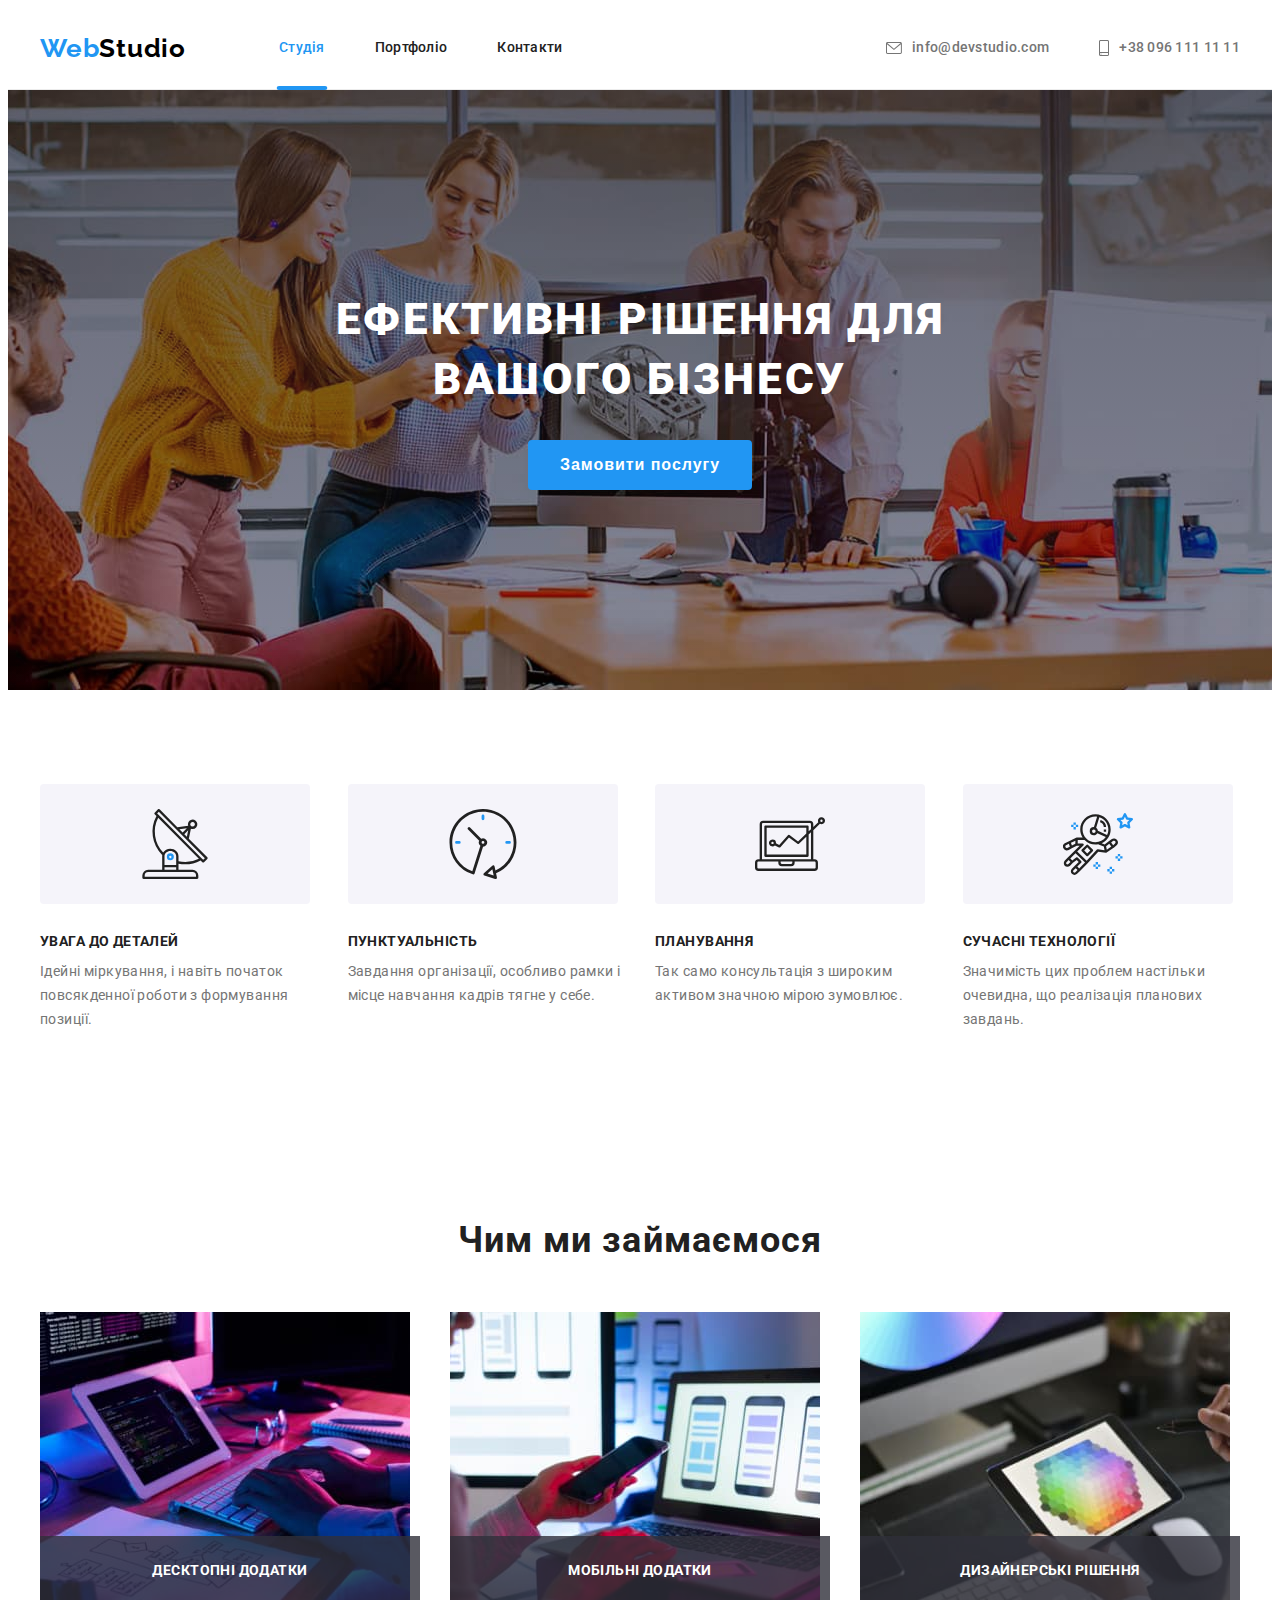
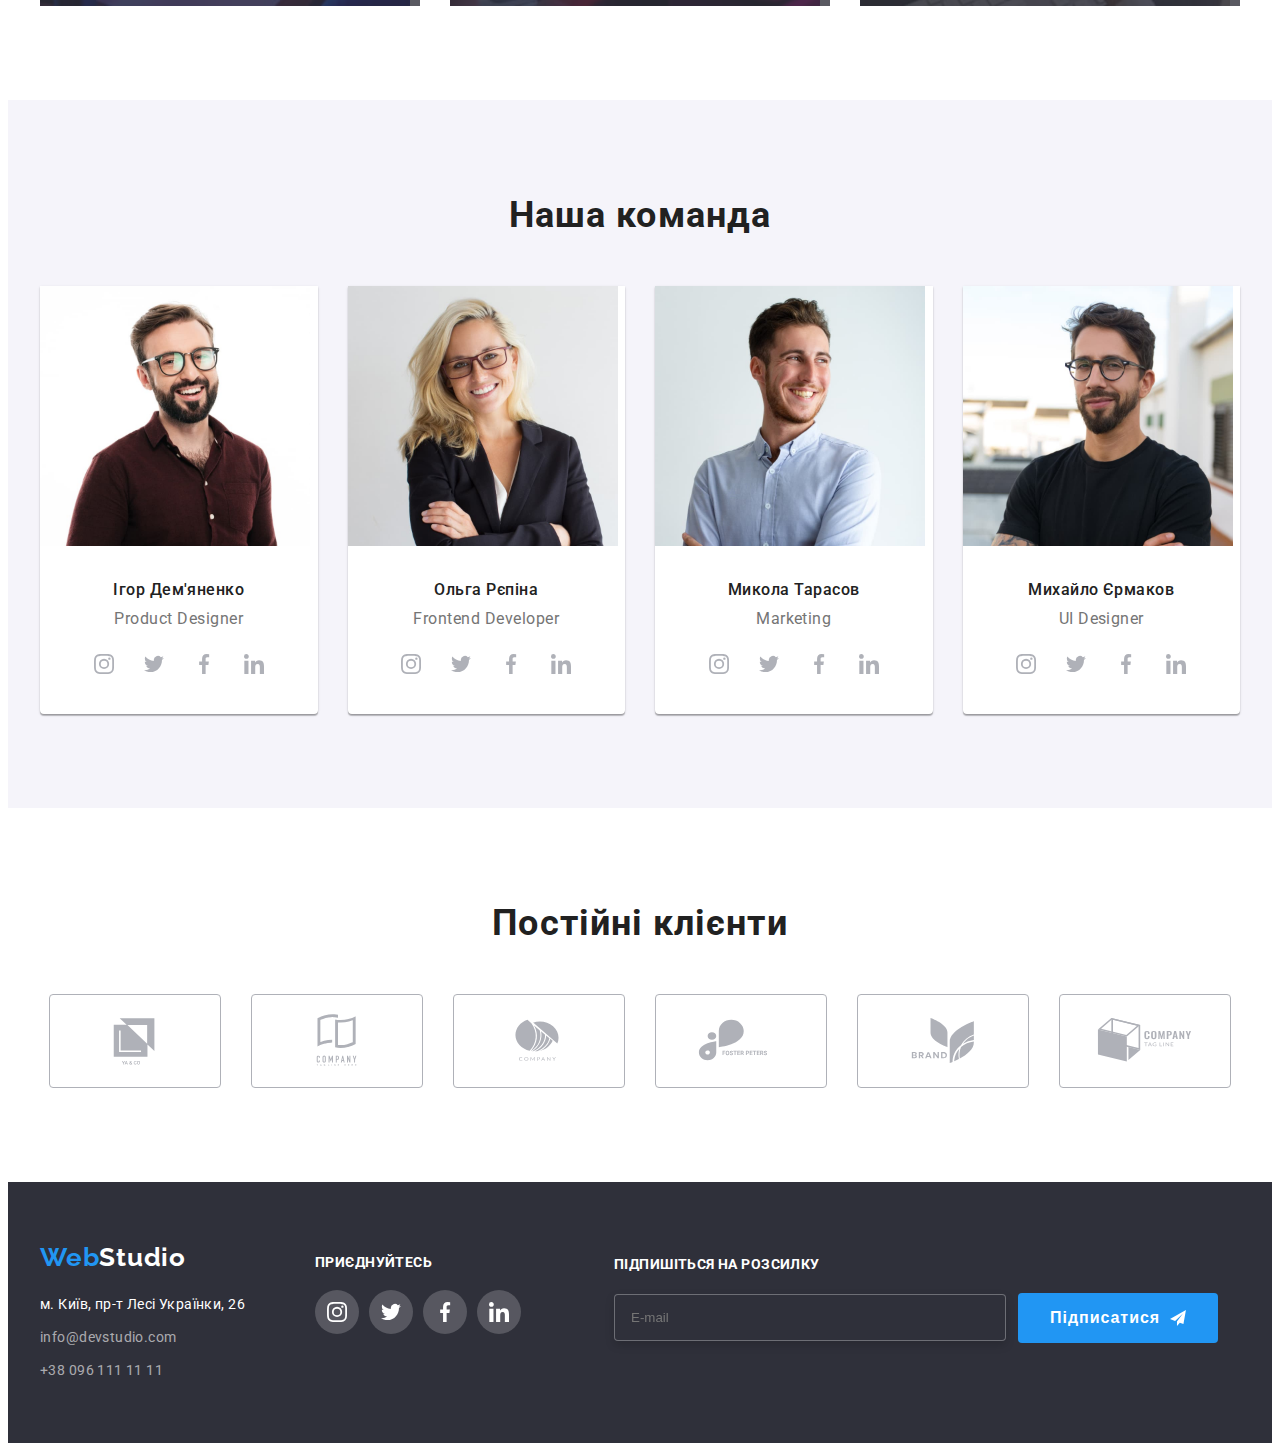
<file: index.html>
<!DOCTYPE html>
<html lang="uk">
  <head>
    <meta charset="UTF-8" />
    <meta http-equiv="X-UA-Compatible" content="IE=edge" />
    <meta name="viewport" content="width=device-width, initial-scale=1.0" />
    <title>Студія</title>
    <link rel="preconnect" href="https://fonts.googleapis.com">
    <link rel="preconnect" href="https://fonts.gstatic.com" crossorigin>
    <link href="https://fonts.googleapis.com/css2?family=Raleway:wght@700&family=Roboto:wght@400;500;700;900&display=swap"
      rel="stylesheet">
      <link rel="stylesheet" href="https://cdnjs.cloudflare.com/ajax/libs/modern-normalize/1.1.0/modern-normalize.min.css"
        integrity="sha512-wpPYUAdjBVSE4KJnH1VR1HeZfpl1ub8YT/NKx4PuQ5NmX2tKuGu6U/JRp5y+Y8XG2tV+wKQpNHVUX03MfMFn9Q=="
        crossorigin="anonymous" referrerpolicy="no-referrer" />
      <!-- <link rel="stylesheet" href="./css/styles.css"> -->
      <link rel="stylesheet" href="./css/main.min.css">
  </head>
  <body>
    <header class="header">
      <div class="container header__container">
        <a href="./index.html" lang="en" class="logo__header links"><span class=" logo__main">Web</span>Studio</a>
        <nav class="navigation">
          <ul class="nav__list">
            <li class="list">
              <a href="./index.html"  class="nav__link links current__studio">Студія</a>
            </li>
            <li class="list">
              <a href="./portfolio.html" class="nav__link links">Портфоліо</a>
            </li>
            <li class="list">
              <a href="#" class="nav__link links">Контакти</a>
            </li>
          </ul>
        </nav>
        <ul class="contacts">
          <li class="contacts__item list"> 
              
              <a href="mailto:info@devstudio.com" class="contacts__links links"><svg class="contacts__icon" width="16" height="12">
                <use href="./images/icons.svg#icon-leter"></use>
              </svg> info@devstudio.com</a>
          </li>
          <li class="contacts__item list">
            
            <a href="tel:+380961111111" class="contacts__links links"><svg class="contacts__icon" width="10" height="16">
              <use href="./images/icons.svg#icon-smartphone"></use>
            </svg> +38 096 111 11 11</a>
          </li>
        </ul>
      </div>
    </header>
    <main class="main">
      <!-- hero -->
      <section class="hero">
        <div class="container hero__container">
          <h1 class="hero__title">Ефективні рішення для вашого бізнесу</h1>
          <button  type="button" class="hero__btn" data-modal-open>Замовити послугу</button>
        </div>
      </section>
      <!-- Особливості -->
      <section class="features section">
        <div class="container features__container">
          <h2 class="features__title visually-hidden ">Особоливості</h2>
          <ul class="features__list">
            <li  class="features__item list">
              <div class="features__icon--bg features__icon--antenna">
                
              </div>
              <h3  class="features__subtitle">УВАГА ДО ДЕТАЛЕЙ</h3>
              <p class="features__text">
                Ідейні міркування, і навіть початок повсякденної роботи з
                формування позиції.
              </p>
            </li>
            <li class="features__item list">
              <div class="features__icon--bg features__icon--clock">
                
              </div>
              <h3 class="features__subtitle">ПУНКТУАЛЬНІСТЬ</h3>
              <p class="features__text">
                Завдання організації, особливо рамки і місце навчання кадрів тягне
                у себе.
              </p>
            </li>
            <li class="features__item list">
              <div class="features__icon--bg features__icon--computer">
                
              </div>
              <h3 class="features__subtitle">ПЛАНУВАННЯ</h3>
              <p class="features__text">
                Так само консультація з широким активом значною мірою зумовлює.
              </p>
            </li>
            <li class="features__item list">
              <div class="features__icon--bg features__icon--astronaut">
                
              </div>
              <h3 class="features__subtitle">СУЧАСНІ ТЕХНОЛОГІЇ</h3>
              <p class="features__text">
                Значимість цих проблем настільки очевидна, що реалізація планових
                завдань.
              </p>
            </li>
          </ul>
        </div>
      </section>
      <!-- Чим займаємось -->
      <section class="jobs section">
        <div class="container jobs__container">
          <h2 class="jobs__title title">Чим ми займаємося</h2>
          <ul class="jobs__list">
            <li class="jobs__item list">
              <img src="./images/code.jpg" width="370" alt="людина набирає код" class="jobs__photo" />
              <h3 class="photo__text">Десктопні додатки</h3>
            </li>
            
            <li class="jobs__item list">
              <img
                src="./images/qa.jpg"
                width="370"
                alt="людина дивиться в ноутбук та телефон"
                class="jobs__photo"
              />
              <h3 class="photo__text">Мобільні додатки</h3>
            </li >
            <li class="jobs__item list">
              <img
                src="./images/design.jpg"
                width="370"
                alt="людина дивиться на планшет на екрані палітра кольорів"
                class="jobs__photo"
              />
              <h3 class="photo__text">Дизайнерські рішення</h3>
            </li>
          </ul>
        </div>
      </section>
      <!-- Команда -->
      <section class="team section">
        <div class="container team__container">
          <h2 class="team__title title">Наша команда</h2>
          <ul class="team__list">
            <li class="team__item list">
              <img
                src="./images/igor-demyanenko.jpg"
                width="270"
                alt="чоловік з бородою в окулярах" class="team__photo"
              />
              <h3 class="team__name">Ігор Дем'яненко</h3>
              <p lang="en" class="team__position">Product Designer</p>
              <ul class="team__soc-media">
                <li class="team-soc__item list">
                  <a href="" class="team-soc__link"><svg class="team-soc__icon" width="20" height="20">
                      <use href="./images/icons.svg#icon-instagram" ></use>
                    </svg>
                  </a>
                </li>
                <li class="team-soc__item list">
                  <a href="" class="team-soc__link"><svg class="team-soc__icon" width="20" height="20">
                      <use href="./images/icons.svg#icon-twitter"></use>
                    </svg>
                  </a>
                </li>
                <li class="team-soc__item list"> 
                  <a href="" class="team-soc__link"><svg class="team-soc__icon" width="20" height="20">
                      <use href="./images/icons.svg#icon-facebook"></use>
                    </svg>
                  </a>
                </li>
                <li class="team-soc__item list">
                  <a href="" class="team-soc__link"><svg class="team-soc__icon" width="20" height="20">
                      <use href="./images/icons.svg#icon-linkedin"></use>
                    </svg>
                  </a>
                </li>
              </ul>
            </li>
            <li class="team__item list">
              <img src="./images/olga-repina.jpg" width="270" alt="жінка в окулярах" class="team__photo" />
              <h3 class="team__name">Ольга Рєпіна</h3>
              <p lang="en" class="team__position">Frontend Developer</p>
                <ul class="team__soc-media">
                  <li class="team-soc__item list">
                    <a href="" class="team-soc__link"><svg class="team-soc__icon" width="20" height="20">
                        <use href="./images/icons.svg#icon-instagram"></use>
                      </svg>
                    </a>
                  </li>
                  <li class="team-soc__item list">
                    <a href="" class="team-soc__link"><svg class="team-soc__icon" width="20" height="20">
                        <use href="./images/icons.svg#icon-twitter"></use>
                      </svg>
                    </a>
                  </li>
                  <li class="team-soc__item list">
                    <a href="" class="team-soc__link"><svg class="team-soc__icon" width="20" height="20">
                        <use href="./images/icons.svg#icon-facebook"></use>
                      </svg>
                    </a>
                  </li>
                  <li class="team-soc__item list">
                    <a href="" class="team-soc__link"><svg class="team-soc__icon" width="20" height="20">
                        <use href="./images/icons.svg#icon-linkedin"></use>
                      </svg>
                    </a>
                  </li>
                </ul>
            </li>
            <li class="team__item list">
              <img src="./images/mykola-tarasov.jpg" width="270" alt="чоловік з бородою" class="team__photo" />
              <h3 class="team__name">Микола Тарасов</h3>
              <p lang="en" class="team__position">Marketing</p>
                <ul class="team__soc-media">
                  <li class="team-soc__item list">
                    <a href="" class="team-soc__link"><svg class="team-soc__icon" width="20" height="20">
                        <use href="./images/icons.svg#icon-instagram"></use>
                      </svg>
                    </a>
                  </li>
                  <li class="team-soc__item list">
                    <a href="" class="team-soc__link"><svg class="team-soc__icon" width="20" height="20">
                        <use href="./images/icons.svg#icon-twitter"></use>
                      </svg>
                    </a>
                  </li>
                  <li class="team-soc__item list">
                    <a href="" class="team-soc__link"><svg class="team-soc__icon" width="20" height="20">
                        <use href="./images/icons.svg#icon-facebook"></use>
                      </svg>
                    </a>
                  </li>
                  <li class="team-soc__item list">
                    <a href="" class="team-soc__link"><svg class="team-soc__icon" width="20" height="20">
                        <use href="./images/icons.svg#icon-linkedin"></use>
                      </svg>
                    </a>
                  </li>
                </ul>
            </li>
            <li class="team__item list">
              <img
                src="./images/mikhailo-yermakov.jpg"
                width="270"
                alt="чоловік з бородою в окулярах" class="team__photo"
              />
              <h3 class="team__name">Михайло Єрмаков</h3>
              <p lang="en" class="team__position">UI Designer</p>
              <ul class="team__soc-media">
                <li class="team-soc__item list">
                  <a href="" class="team-soc__link"><svg class="team-soc__icon" width="20" height="20">
                      <use href="./images/icons.svg#icon-instagram"></use>
                    </svg>
                  </a>
                </li>
                <li class="team-soc__item list">
                  <a href="" class="team-soc__link"><svg class="team-soc__icon" width="20" height="20">
                      <use href="./images/icons.svg#icon-twitter"></use>
                    </svg>
                  </a>
                </li>
                <li class="team-soc__item list">
                  <a href="" class="team-soc__link"><svg class="team-soc__icon" width="20" height="20">
                      <use href="./images/icons.svg#icon-facebook"></use>
                    </svg>
                  </a>
                </li>
                <li class="team-soc__item list">
                  <a href="" class="team-soc__link"><svg class="team-soc__icon" width="20" height="20">
                      <use href="./images/icons.svg#icon-linkedin"></use>
                    </svg>
                  </a>
                </li>
              </ul>
            </li>
          </ul>
        </div>
      </section>
      <section class="clients section">
        <div class="container">
          <h2 class="clients__title title">Постійні клієнти</h2>
          <ul class="clients__list list">
            <li class="clients__item">
              <a href="#" class="clients__link"><svg class="clients__icon " width="106" height="60">
                <use href="./images/icons.svg#icon-ya-go"></use>
              </svg></a>
            </li>
            <li class="clients__item">
              <a href="#" class="clients__link">
                <svg class="clients__icon " width="106" height="60">
                  <use href="./images/icons.svg#icon-company-tag-line-here"></use>
                </svg>
              </a>
            </li>
            <li class="clients__item">
              <a href="#" class="clients__link">
                <svg class="clients__icon " width="106" height="60">
                  <use href="./images/icons.svg#icon-company"></use>
                </svg>
              </a>
            </li>
            <li class="clients__item">
              <a href="#" class="clients__link">
                <svg class="clients__icon " width="106" height="60">
                  <use href="./images/icons.svg#icon-foster-peters"></use>
                </svg>
              </a>
            </li>
            <li class="clients__item">
              <a href="#" class="clients__link">
                <svg class="clients__icon " width="106" height="60">
                  <use href="./images/icons.svg#icon-brand"></use>
                </svg>
              </a>
            </li>
            <li class="clients__item ">
              <a href="#" class="clients__link">
                <svg class="clients__icon " width="106" height="60">
                  <use href="./images/icons.svg#icon-company-tag-line"></use>
                </svg>
              </a>
            </li>
          </ul>
        </div>
      </section>
    </main>
    <footer class="footer">
      <div class="container footer__container">
        <div>
          <a href="./index.html" lang="en" class="logo__footer logo__black links"><span class="logo__main">Web</span>Studio</a>
          <address class="address">
            <ul class="address__list">
              <li class="address__item list">
                <a href="https://goo.gl/maps/htGMFApVirPdr92eA" rel="noreferrer noopener nofollow" class="address__link adress__item--bold links">м. Київ,
                  пр-т Лесі Українки, 26</a>
              </li>
              <li class="address__item list">
                <a href="mailto:info@devstudio.com" class="address__link links">info@devstudio.com</a>
              </li>
              <li class="address__item list">
                <a href="tel:+380961111111" class="address__link links">+38 096 111 11 11</a>
              </li>
            </ul>
            </address>
        </div>
       <div class="join">
         <em class="join__text">
           приєднуйтесь
         </em>
         <ul class="soc__list">
         <li class="soc__item list" >
          <a href="#" class="soc__link"><svg class="soc__icon" width="20" height="20">
            <use href="./images/icons.svg#icon-instagram"></use>
          </svg>
        </a>
      </li>
         <li class="soc__item list" >
          <a href="#" class="soc__link"><svg class="soc__icon" width="20" height="20">
            <use href="./images/icons.svg#icon-twitter"></use>
          </svg>
        </a>
      </li>
         <li class="soc__item list" >
          <a href="#" class="soc__link"><svg class="soc__icon" width="20" height="20">
            <use href="./images/icons.svg#icon-facebook"></use>
          </svg>
        </a>
      </li>
         <li class="soc__item list" >
          <a href="#" class="soc__link"><svg class="soc__icon" width="20" height="20">
            <use href="./images/icons.svg#icon-linkedin"></use>
          </svg>
        </a>
      </li>
         </ul>
       </div>
      <form class="footer__form">
        <label for="footer-mail" class="footer-form__sub">Підпишіться на розсилку</label>
        <div class="footer-form__send-area">
          
          <input type="email" name="user-mail" id="footer-mail" class="footer-form__input" placeholder="E-mail" required>
        
        <button class="footer__send-btn">Підписатися
          <svg class="footer__icon-send" width="24" height="24">
            <use href="./images/icons.svg#icon-icon-send"></use>
          </svg></button>
          </div>
      </form>
        </div>
       
    </footer>
    <div   class="backdrop is-hidden" data-modal>
      
        <div class="modal">
          <button  type="button" class="modal__button--close" data-modal-close>
            <svg class="modal__icon--close"width="11" height="11">
              <use href="./images/icons.svg#icon-close-modal" ></use>
            </svg>
          </button>
          <form>
            <b class="modal__title">Залиште свої дані, ми вам передзвонимо</b>
            <div class="modal__field">
              <label for="user-name" class="input__label">Ім'я</label>
              <div class="input__box">
                <input type="text"
                class="modal__input"
                name="user-name"
                id="user-name"
                placeholder=""
                required>
                <svg class="input__icon" width="18" height="18">
                  <use href="./images/icons.svg#icon-person-modal"></use>
                </svg>
              </div>
            </div>
            <div class="modal__field">
              <label for="user-tel" class="input__label">Телефон</label>
              <div class="input__box">
                <input type="tel" 
                class="modal__input"
                name="user-tel"
                placeholder=""
                id="user-tel"
                required>
                <svg class="input__icon" width="18" height="18">
                  <use href="./images/icons.svg#icon-phone-modal"></use>
                </svg>
              </div>
            </div>
            <div class="modal__field">
              <label for="user-mail" class="input__label">Пошта</label>
              <div class="input__box">
                <input type="email" 
                class="modal__input"
                name="user-mail"
                id="user-mail"
                placeholder=""
                required>
                <svg class="input__icon" width="18" height="18">
                  <use href="./images/icons.svg#icon-email-modal"></use>
                </svg>
              </div>
            </div>
            <label for="comment-label" class="comment__label">Коментар</label>
            <textarea 
            class="modal__comment"
            name="comment-modal" 
            id="comment-modal"
            placeholder="Введіть текст" ></textarea>
            <div class="policy__area">
              <input type="checkbox" name="policy" id="policy" class="modal__check visually-hidden" required>

            
              <label for="policy" class="check__text"> <span class="modal__checkbox"> <svg class="check__mark" width="16" height="15">
                  <use href="./images/icons.svg#icon-check-mark"></use>
                </svg></span> Погоджуюся з розсилкою та приймаю <a href="#" class="terms">Умови договору</a>
              </label>
            </div>
            <button type="submit" class="send__btn">Відправити</button>
          </form>
        </div>
      
    </div>
    <script src="./js/modal.js"></script>
  </body>
</html>
</file>
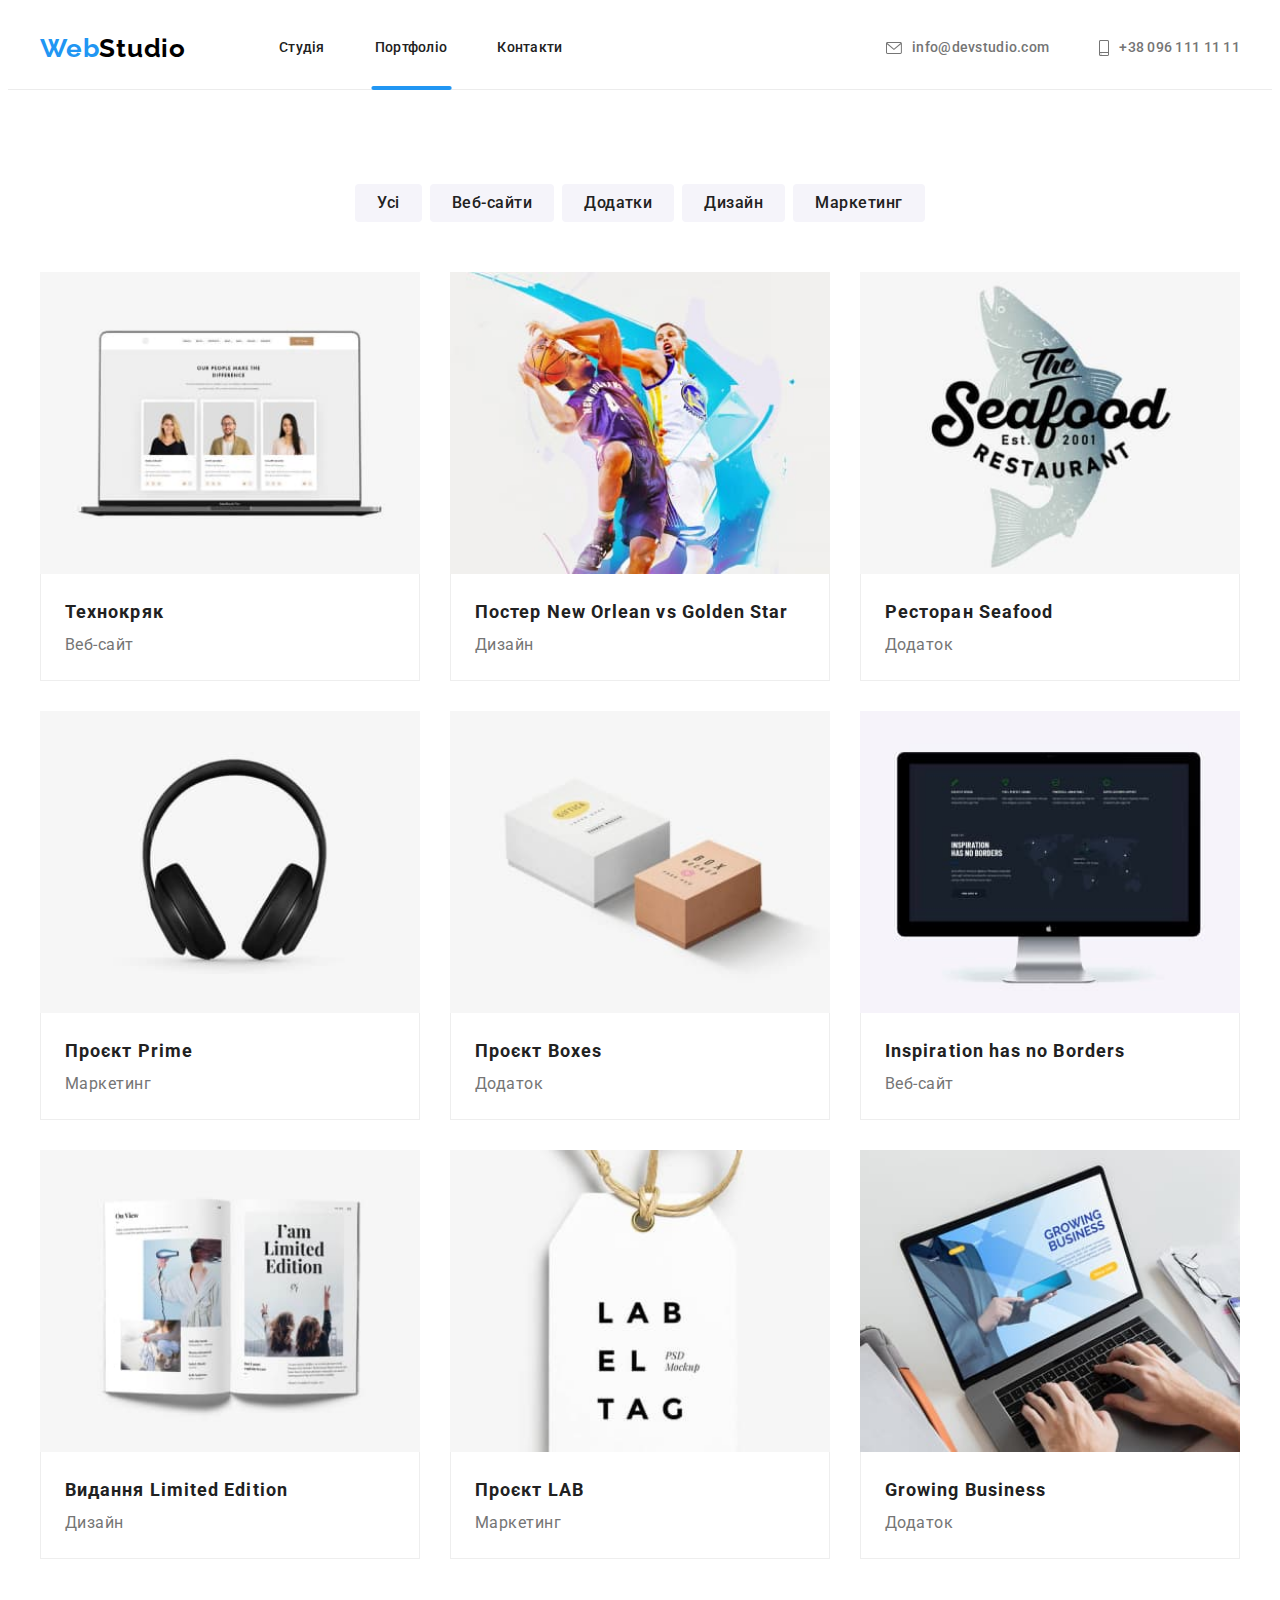
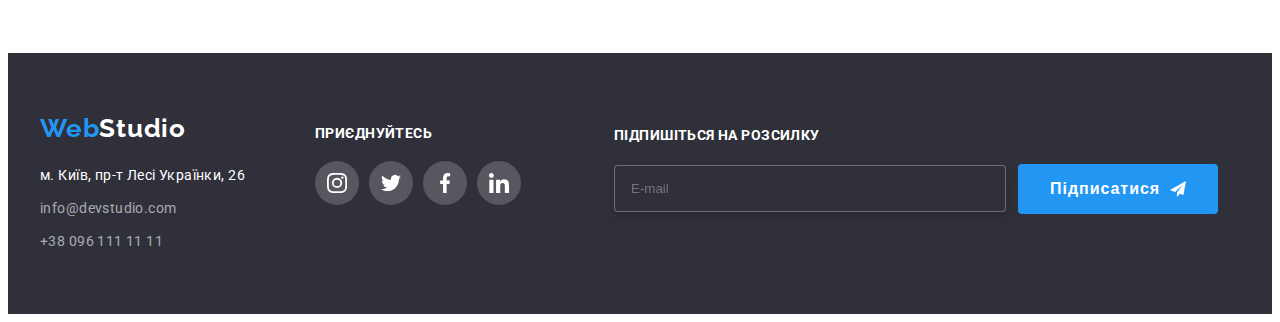
<file: portfolio.html>
<!DOCTYPE html>
<html lang="en">
<head>
    <meta charset="UTF-8">
    <meta http-equiv="X-UA-Compatible" content="IE=edge">
    <meta name="viewport" content="width=device-width, initial-scale=1.0">
    <title>Портфоліо</title>
    <link rel="preconnect" href="https://fonts.googleapis.com">
    <link rel="preconnect" href="https://fonts.gstatic.com" crossorigin>
    <link href="https://fonts.googleapis.com/css2?family=Raleway:wght@700&family=Roboto:wght@400;500;700;900&display=swap"
        rel="stylesheet">
    <link rel="stylesheet" href="https://cdnjs.cloudflare.com/ajax/libs/modern-normalize/1.1.0/modern-normalize.min.css"
    integrity="sha512-wpPYUAdjBVSE4KJnH1VR1HeZfpl1ub8YT/NKx4PuQ5NmX2tKuGu6U/JRp5y+Y8XG2tV+wKQpNHVUX03MfMFn9Q=="
            crossorigin="anonymous" referrerpolicy="no-referrer" />
    <!-- <link rel="stylesheet" href="./css/styles.css"> -->
    <link rel="stylesheet" href="./css/main.min.css">
</head>
<body>
    <header class="header">
        <div class="container header__container">
            <a href="./index.html" lang="en" class="logo__header links"><span class=" logo__main">Web</span>Studio</a>
            <nav class="navigation">
                <ul class="nav__list">
                    <li class="list">
                        <a href="./index.html" class="nav__link links">Студія</a>
                    </li>
                    <li class="list">
                        <a href="./portfolio.html" class="nav__link links current__portfolio">Портфоліо</a>
                    </li>
                    <li class="list">
                        <a href="#" class="nav__link links">Контакти</a>
                    </li>
                </ul>
            </nav>
            <ul class="contacts">
                <li class="contacts__item list">
    
                    <a href="mailto:info@devstudio.com" class="contacts__links links"><svg class="contacts__icon" width="16"
                            height="12">
                            <use href="./images/icons.svg#icon-leter"></use>
                        </svg> info@devstudio.com</a>
                </li>
                <li class="contacts__item list">
    
                    <a href="tel:+380961111111" class="contacts__links links"><svg class="contacts__icon" width="10"
                            height="16">
                            <use href="./images/icons.svg#icon-smartphone"></use>
                        </svg> +38 096 111 11 11</a>
                </li>
            </ul>
        </div>
    </header>
<main class="main-portfilio">
    
<section class="gallery section">
<div class="container gallery__container">
        <h1 class="visually-hidden">
            Портфоліо
        </h1>
        <ul class="gallery-btn__list">
             <li class="gallery-btn__item list">
                 <button  type="button" class="gallery__btn btn">
                     Усі
                 </button>
             </li>
             <li class="gallery-btn__item list">
                 <button type="button" class="gallery__btn btn">
                     Веб-сайти
                 </button>
             </li>
             <li class="gallery-btn__item list">
                 <button type="button" class="gallery__btn btn">
                     Додатки
                 </button>
             </li>
             <li class="gallery-btn__item list">
                 <button type="button" class="gallery__btn btn">
                     Дизайн
                 </button>
             </li>
             <li class="gallery-btn__item list">
                 <button type="button" class="gallery__btn btn">
                     Маркетинг
                 </button>
             </li>
       
        </ul>

            <ul class="galley__list">
                <li class="gallery__item list">
                    <div class="gallery-photo__box">
                        <img src="./images/technocryak.jpg" alt="Ноутбук з відкритим сайтом"  width="370" height="294" class="gallery__photo">
                        <p class="gallery-photo__text">Ресурс пропонує комплексні пропозиції з різним рівнем функціоналу та сервісів. Все це дозволить відвідувачу отримати
                        вичерпні відомості про компанію чи приватну особу.</p>
                    </div>
                    <div class="gallery__border">
                        <h2 class="gallery-photo__title ">Технокряк</h2>
                        <p class="gallery-photo__type ">Веб-сайт</p>
                    </div>
                </li>
                <li class="gallery__item list ">
                    <div class="gallery-photo__box">
                        <img src="./images/new-orlean.jpg" alt="Баскетболіст намагається закинути м'яч" width="370" height="294" class="gallery__photo">
                        <p class="gallery-photo__text">Ресурс пропонує комплексні пропозиції з різним рівнем функціоналу та сервісів. Все це
                            дозволить відвідувачу отримати
                            вичерпні відомості про компанію чи приватну особу.</p>
                    </div>                    
                    <div class="gallery__border">
                        <h2 class="gallery-photo__title ">Постер New Orlean vs Golden Star</h2>
                        <p class="gallery-photo__type ">Дизайн</p>
                    </div>
                </li>
                <li class="gallery__item list">
                    <div class="gallery-photo__box">
                        <img src="./images/sea-food.jpg" alt="Логотип ресторану на фоні риби" width="370" height="294" class="gallery__photo">
                        <p class="gallery-photo__text">Ресурс пропонує комплексні пропозиції з різним рівнем функціоналу та сервісів. Все це
                            дозволить відвідувачу отримати
                            вичерпні відомості про компанію чи приватну особу.</p>
                    </div>
                    <div class="gallery__border">
                        <h2 class="gallery-photo__title ">Ресторан Seafood</h2>
                        <p class="gallery-photo__type ">Додаток</p>
                    </div>
                </li>
                <li class="gallery__item list">
                    <div class="gallery-photo__box">
                        <img src="./images/prime.jpg" alt="Навушники" width="370" height="294" class="gallery__photo">
                        <p class="gallery-photo__text">Ресурс пропонує комплексні пропозиції з різним рівнем функціоналу та сервісів. Все це
                            дозволить відвідувачу отримати
                            вичерпні відомості про компанію чи приватну особу.</p>
                    </div>
                    <div class="gallery__border">
                        <h2 class="gallery-photo__title ">Проєкт Prime</h2>
                        <p class="gallery-photo__type ">Маркетинг</p>
                    </div>
                </li>
                <li class="gallery__item list">
                    <div class="gallery-photo__box">
                        <img src="./images/boxes.jpg" alt="Дві коробки" width="370" height="294" class="gallery__photo">
                        <p class="gallery-photo__text">Ресурс пропонує комплексні пропозиції з різним рівнем функціоналу та сервісів. Все це
                            дозволить відвідувачу отримати
                            вичерпні відомості про компанію чи приватну особу.</p>
                    </div>
                    <div class="gallery__border">
                        <h2 class="gallery-photo__title ">Проєкт Boxes</h2>
                        <p class="gallery-photo__type ">Додаток</p>
                    </div>
                </li>
                <li class="gallery__item list">
                    <div class="gallery-photo__box">
                        <img src="./images/inspiration-has-no-borders.jpg" alt="Манітор комп'ютера з ввімкненим сайтом" width="370" height="294" class="gallery__photo">
                        <p class="gallery-photo__text">Ресурс пропонує комплексні пропозиції з різним рівнем функціоналу та сервісів. Все це
                            дозволить відвідувачу отримати
                            вичерпні відомості про компанію чи приватну особу.</p>
                    </div>
                    <div class="gallery__border">
                        <h2 class="gallery-photo__title ">Inspiration has no Borders</h2>
                        <p class="gallery-photo__type ">Веб-сайт</p>
                    </div>
                </li>
                <li class="gallery__item list">
                    <div class="gallery-photo__box">
                        <img src="./images/limited-edition.jpg" alt="Розгорнутий журнал" width="370" height="294" class="gallery__photo">
                        <p class="gallery-photo__text">Ресурс пропонує комплексні пропозиції з різним рівнем функціоналу та сервісів. Все це
                            дозволить відвідувачу отримати
                            вичерпні відомості про компанію чи приватну особу.</p>
                    </div>
                    <div class="gallery__border">
                        <h2 class="gallery-photo__title ">Видання Limited Edition</h2>
                        <p class="gallery-photo__type ">Дизайн</p>
                    </div>
                </li>
                <li class="gallery__item list">
                    <div class="gallery-photo__box">
                        <img src="./images/lab.jpg" alt="Бірка" width="370" height="294" class="gallery__photo">
                        <p class="gallery-photo__text">Ресурс пропонує комплексні пропозиції з різним рівнем функціоналу та сервісів. Все це
                            дозволить відвідувачу отримати
                            вичерпні відомості про компанію чи приватну особу.</p>
                    </div>
                    <div class="gallery__border">
                        <h2 class="gallery-photo__title ">Проєкт LAB</h2>
                        <p class="gallery-photo__type ">Маркетинг</p>
                    </div>
                </li>
                <li class="gallery__item list">
                    <div class="gallery-photo__box">
                        <img src="./images/growing-business.jpg" alt="Людина друкує на ноутбуці" width="370" height="294" class="gallery__photo">
                        <p class="gallery-photo__text">Ресурс пропонує комплексні пропозиції з різним рівнем функціоналу та сервісів. Все це
                            дозволить відвідувачу отримати
                            вичерпні відомості про компанію чи приватну особу.</p>
                    </div>
                    <div class="gallery__border">
                        <h2 class="gallery-photo__title ">Growing Business</h2>
                        <p class="gallery-photo__type ">Додаток</p>
                    </div>
                </li>
            </ul>

</div>
</section>
</main>
    <footer class="footer">
        <div class="container footer__container">
            <div>
                <a href="./index.html" lang="en" class="logo__footer logo__black links"><span
                        class="logo__main">Web</span>Studio</a>
                <address class="address">
                    <ul class="address__list">
                        <li class="address__item list">
                            <a href="https://goo.gl/maps/htGMFApVirPdr92eA" rel="noreferrer noopener nofollow"
                                class="address__link adress__item--bold links">м. Київ,
                                пр-т Лесі Українки, 26</a>
                        </li>
                        <li class="address__item list">
                            <a href="mailto:info@devstudio.com" class="address__link links">info@devstudio.com</a>
                        </li>
                        <li class="address__item list">
                            <a href="tel:+380961111111" class="address__link links">+38 096 111 11 11</a>
                        </li>
                    </ul>
                </address>
            </div>
            <div class="join">
                <em class="join__text">
                    приєднуйтесь
                </em>
                <ul class="soc__list">
                    <li class="soc__item list">
                        <a href="#" class="soc__link"><svg class="soc__icon" width="20" height="20">
                                <use href="./images/icons.svg#icon-instagram"></use>
                            </svg>
                        </a>
                    </li>
                    <li class="soc__item list">
                        <a href="#" class="soc__link"><svg class="soc__icon" width="20" height="20">
                                <use href="./images/icons.svg#icon-twitter"></use>
                            </svg>
                        </a>
                    </li>
                    <li class="soc__item list">
                        <a href="#" class="soc__link"><svg class="soc__icon" width="20" height="20">
                                <use href="./images/icons.svg#icon-facebook"></use>
                            </svg>
                        </a>
                    </li>
                    <li class="soc__item list">
                        <a href="#" class="soc__link"><svg class="soc__icon" width="20" height="20">
                                <use href="./images/icons.svg#icon-linkedin"></use>
                            </svg>
                        </a>
                    </li>
                </ul>
            </div>
            <form class="footer__form">
                <label for="footer-mail" class="footer-form__sub">Підпишіться на розсилку</label>
                <div class="footer-form__send-area">
    
                    <input type="email" name="user-mail" id="footer-mail" class="footer-form__input" placeholder="E-mail"
                        required>
    
                    <button class="footer__send-btn">Підписатися
                        <svg class="footer__icon-send" width="24" height="24">
                            <use href="./images/icons.svg#icon-icon-send"></use>
                        </svg></button>
                </div>
            </form>
        </div>
    
    </footer>
</body>
</html>
</file>
<file: css/main.min.css>
h1,h2,h3,h4,h5,h6,p{margin:0}ul{list-style:0;margin:0;padding:0}.list{list-style:none}.links{text-decoration:none}body{font-family:var(--font-roboto);color:var(--color-main)}.section{padding-top:94px;padding-bottom:94px}.container{width:1200px;padding-left:15px;padding-right:15px;margin:0 auto}.title{font-size:36px;line-height:1.17;text-align:center;letter-spacing:.03em}:root{--color-white: #FFFFFF;--color-main: #212121;--color-blue: #2196F3;--color-black: #000000;--color-grey: #757575;--bcg-team: #F5F4FA;--address-color: rgba(255, 255, 255, 0.6);--bcg-hero: #2F303A;--font-ralewey: "Raleway", sans-serif;--font-roboto: "Roboto", sans-serif;--transition: 250ms cubic-bezier(0.4, 0, 0.2, 1)}.visually-hidden{position:absolute;width:1px;height:1px;margin:-1px;border:0;padding:0;white-space:nowrap;-webkit-clip-path:inset(100%);clip-path:inset(100%);clip:rect(0 0 0 0);overflow:hidden}.header{border-bottom:1px solid #ececec}.header__container{display:flex;align-items:center;padding-top:25px;padding-bottom:25px}.current__studio{color:#2196f3;position:relative}.current__studio::after{content:"";display:block;position:absolute;transform:scaleX(1.1);width:100%;height:4px;top:46px;background:#2196f3;border-radius:2px}.current__portfolio{color:var(--color-blue);position:relative}.current__portfolio::after{content:" ";display:block;position:absolute;transform:scaleX(1.1);width:100%;height:4px;top:46px;background:#2196f3;border-radius:2px}.navigation{margin-right:auto}.nav__list{display:flex;gap:50px;position:relative}.nav__link{display:block;font-weight:500;font-size:14px;line-height:1.14;letter-spacing:.02em;color:var(--color-main);transition:color var(--transition)}.nav__link:hover,.nav__link:focus,.nav__link .current{color:var(--color-blue)}.contacts{display:flex;gap:50px}.contacts__icon{margin-right:10px;fill:currentColor}.contacts__links{display:flex;align-items:center;font-weight:500;font-size:14px;line-height:1.14;letter-spacing:.02em;color:var(--color-grey);transition:color var(--transition)}.contacts__links:hover,.contacts__links:focus{color:var(--color-blue)}.current__studio{color:#2196f3}.logo__footer{display:inline-block;margin-bottom:20px}.logo__black{font-family:var(--font-ralewey);font-style:normal;font-weight:700;font-size:26px;line-height:1.19;letter-spacing:.03em;color:var(--color-white)}.logo__header{margin-right:93px;font-family:var(--font-ralewey);font-style:normal;font-weight:700;font-size:26px;line-height:1.19;letter-spacing:.03em;color:var(--color-black)}.logo__main{color:var(--color-blue)}.hero__btn{font-style:inherit;font-weight:700;font-size:16px;line-height:1.88;display:flex;align-items:center;text-align:center;letter-spacing:.06em;border-radius:4px;border:none;color:var(--color-white);background:var(--color-blue);cursor:pointer;padding:10px 32px;margin-left:auto;margin-right:auto;transition:background-color var(--transition)}.hero__btn:hover,.hero__btn:focus{background-color:#188ce8}.footer__send-btn{width:200px;height:50px;font-style:inherit;font-weight:700;font-size:16px;line-height:1.88;display:flex;align-items:center;text-align:center;letter-spacing:.06em;border-radius:4px;border:none;color:var(--color-white);background:var(--color-blue);cursor:pointer;padding:10px 32px;margin-left:12px;transition:background-color var(--transition)}.footer__send-btn:hover,.footer__send-btn:focus{background-color:#188ce8}.gallery__btn{font-family:inherit;font-weight:500;font-size:16px;line-height:1.63;text-align:center;letter-spacing:.03em;color:#212121;background-color:var(--bcg-team);cursor:pointer;padding:6px 22px;transition-property:color,background-color,box-shadow;transition-duration:250ms;transition-timing-function:cubic-bezier(0.4, 0, 0.2, 1)}.gallery__btn:hover,.gallery__btn:active{color:var(--color-white);background-color:var(--color-blue);box-shadow:0px 3px 1px rgba(0,0,0,.1),0px 1px 2px rgba(0,0,0,.08),0px 2px 2px rgba(0,0,0,.12)}.btn{background:var(--bcg-team);border-radius:4px;border:none}.send__btn{font-weight:700;font-size:16px;line-height:1.88;display:flex;align-items:center;text-align:center;letter-spacing:.06em;border-radius:4px;border:none;color:var(--color-white);background-color:var(--color-blue);box-shadow:0px 4px 4px rgba(0,0,0,.15);cursor:pointer;padding:10px 32px;margin-left:auto;margin-right:auto;margin-top:30px;transition:background-color var(--transition)}.send__btn:hover,.send__btn:focus{background-color:#188ce8}.hero{background-image:linear-gradient(180deg, rgba(47, 48, 58, 0.4) 0%, rgba(47, 48, 58, 0) 100%),url(../images/hero.jpg);padding-top:200px;padding-bottom:200px;background-repeat:no-repeat;background-position:center;background-size:1600px}.hero__title{font-weight:900;font-size:44px;line-height:1.36;text-align:center;letter-spacing:.06em;text-transform:uppercase;color:var(--color-white);max-width:696px;margin-left:auto;margin-right:auto;margin-bottom:30px}.features__list{display:flex;-moz-column-gap:30px;column-gap:30px;margin-left:auto;margin-right:auto}.features__item{width:calc((100% - 90px)/4)}.features__icon--bg{background-repeat:no-repeat;background-position:center;width:270px;height:120px;border-radius:4px;background-color:var(--bcg-team);margin-bottom:30px}.features__icon--antenna{background-image:url(../images/antenna.svg)}.features__icon--clock{background-image:url(../images/clock.svg)}.features__icon--computer{background-image:url(../images/computer.svg)}.features__icon--astronaut{background-image:url(../images/astronaut.svg)}.features__subtitle{font-size:14px;line-height:1.14;letter-spacing:.03em;text-transform:uppercase;margin-bottom:10px}.features__text{font-size:14px;line-height:1.71;letter-spacing:.03em;color:var(--color-grey)}.jobs__title{margin-bottom:50px}.jobs__list{display:flex;-moz-column-gap:30px;column-gap:30px;margin-left:auto;margin-right:auto}.jobs__item{width:calc((100% - 60px)/3);position:relative}.jobs__photo{display:block}.photo__text{position:absolute;bottom:0;display:flex;align-items:center;justify-content:center;width:100%;height:70px;background-color:rgba(47,48,58,.8);font-size:14px;line-height:1.14;text-align:center;letter-spacing:.03em;text-transform:uppercase;color:#fff}.team{background-color:var(--bcg-team)}.team__title{margin-bottom:50px}.team__list{display:flex;gap:30px;margin-left:auto;margin-right:auto}.team__item{background-color:var(--color-white);padding-bottom:30px;border-radius:0 0 4px 4px;width:calc((100% - 60px)/3);box-shadow:0px 1px 3px rgba(0,0,0,.12),0px 1px 1px rgba(0,0,0,.14),0px 2px 1px rgba(0,0,0,.2)}.team__name{font-weight:500;font-size:16px;line-height:1.19;text-align:center;letter-spacing:.03em;color:var(--color-main);margin-bottom:10px;margin-top:30px}.team__position{font-size:16px;line-height:1.19;text-align:center;letter-spacing:.03em;color:var(--color-grey)}.team__soc-media{display:flex;justify-content:center;gap:10px;margin-top:16px}.team-soc__item{width:40px;height:40px}.team-soc__link{width:100%;height:100%;border-radius:50%;display:flex;align-items:center;justify-content:center;background-color:#fff;transition:background-color var(--transition)}.team-soc__link:hover,.team-soc__link:focus{background-color:var(--color-blue)}.team-soc__icon{fill:#afb1b8;transition:fill var(--transition)}.team-soc__link:hover .team-soc__icon,.team-soc__link:focus .team-soc__icon{fill:var(--color-white)}.clients__title{margin-bottom:50px}.clients__list{display:flex;justify-content:center;gap:30px}.clients__icon{fill:#afb1b8;transition:fill var(--transition)}.clients__link:hover .clients__icon,.clients__link:focus .clients__icon{fill:#2196f3}.clients__link{width:170px;height:92px;border:1px solid #afb1b8;border-radius:4px;gap:30px;display:flex;align-items:center;justify-content:center;transition:border-color var(--transition)}.clients__link:hover,.clients__link:focus{border-color:#2196f3}.footer{background-color:var(--bcg-hero);padding-top:60px;padding-bottom:60px}.footer__container{display:flex}.address{font-style:inherit}.address__item:not(:first-child){margin-top:9px}.address__link{font-weight:400;font-size:14px;line-height:1.71;letter-spacing:.03em;color:var(--address-color);transition:color var(--transition)}.address__link:hover,.address__link:focus{color:var(--color-blue)}.adress__item--bold{color:var(--color-white)}.join{margin-left:70px}.join__text{display:inline-block;padding-top:12px;margin-bottom:20px;font-style:normal;font-weight:700;font-size:14px;line-height:16px;letter-spacing:.03em;text-transform:uppercase;color:#fff}.soc__list{display:flex;gap:10px;text-align:center}.soc__item{display:flex;align-items:center;justify-content:center;height:44px;width:44px;border-radius:50%;background-color:rgba(255,255,255,.1)}.soc__link{display:flex;align-items:center;justify-content:center;height:44px;width:44px;border-radius:50%;background-color:rgba(255,255,255,.1);transition:background-color var(--transition)}.soc__link:hover,.soc__link:focus{background-color:#2196f3}.soc__icon{fill:#fff}.footer-form__send-area{display:flex;margin-left:93px;justify-content:center;align-items:center}.footer-form__input{outline:none;width:358px;background-color:#2f303a;border:1px solid rgba(255,255,255,.3);filter:drop-shadow(0px 4px 4px rgba(0, 0, 0, 0.15));border-radius:4px;padding:15px 16px;color:#fff;transition:border var(--transition)}.footer-form__input:focus{border:1px solid #2196f3}.footer__form{padding-top:15px}.footer-form__sub{display:block;font-weight:700;font-size:14px;line-height:1.14;letter-spacing:.03em;text-transform:uppercase;color:#fff;margin-bottom:20px;margin-left:93px}.footer__icon-send{margin-left:10px}.gallery-btn__list{display:flex;margin-bottom:50px;-moz-column-gap:8px;column-gap:8px;justify-content:center}.gallery__photo{display:block;width:100%;height:auto}.gallery-photo__box{position:relative;overflow:hidden}.gallery-photo__text{padding:63px 24px;position:absolute;top:0;width:370px;height:100%;background:rgba(33,150,243,.9);color:var(--color-white);font-weight:400;font-size:18px;line-height:1.55;transform:translateY(100%);transition:transform var(--transition);letter-spacing:.03em}.gallery__item:hover .gallery-photo__text{transform:translateY(0)}.galley__list{display:flex;flex-wrap:wrap;gap:30px}.gallery__item{box-sizing:border-box;width:calc((100% - 60px)/3);transition:box-shadow var(--transition)}.gallery__item:hover{box-shadow:0px 1px 1px rgba(0,0,0,.12),0px 4px 4px rgba(0,0,0,.06),1px 4px 6px rgba(0,0,0,.16)}.gallery__border{border-bottom:1px solid #eee;border-left:1px solid #eee;border-right:1px solid #eee;padding-top:20px;padding-bottom:20px;padding-left:24px}.gallery-photo__title{font-size:18px;line-height:2;letter-spacing:.06em}.gallery-photo__type{font-size:16px;line-height:1.88;letter-spacing:.03em;color:var(--color-grey)}.backdrop{position:fixed;top:0;width:100%;height:100%;background-color:rgba(0,0,0,.2)}.modal{width:528px;min-height:581px;background:#fff;box-shadow:0px 1px 3px rgba(0,0,0,.12),0px 1px 1px rgba(0,0,0,.14),0px 2px 1px rgba(0,0,0,.2);border-radius:4px;padding:40px;position:absolute;top:50%;left:50%;transform:translate(-50%, -50%);transition:transform var(--transition)}.modal__button--close{position:absolute;right:10px;top:10px;width:30px;height:30px;border:1px solid rgba(0,0,0,.1);border-radius:50%;display:flex;align-items:center;justify-content:center;background-color:rgba(0,0,0,0);cursor:pointer;transition:fill 250ms cubic-bezier(0.4, 0, 0.2, 1)}.modal__button--close:hover,.modal__button--close:focus{fill:#2196f3}.backdrop.is-hidden .modal{transform:translate(-50%, -50%) scaleY(1.5)}.is-hidden{opacity:0;visibility:hidden;pointer-events:none}.modal__title{display:block;margin-bottom:12px;text-align:center;font-size:20px;line-height:1.15;letter-spacing:.03em;color:#212121}.modal__field{margin-bottom:10px}.modal__input{outline:none;width:100%;height:40px;border:1px solid rgba(33,33,33,.2);border-radius:4px;padding-left:40px;padding-right:12px;transition:border var(--transition)}.modal__input:focus{border:1px solid #2196f3}.input__label{display:inline-block;margin-bottom:4px;font-size:12px;line-height:1.17px;letter-spacing:.01em;color:#757575}.input__box{position:relative}.input__icon{display:flex;left:12px;position:absolute;top:50%;transform:translateY(-50%);fill:#212121;transition:fill var(--transition)}.modal__input:focus+.input__icon{fill:#2196f3}.modal__comment{outline:none;resize:none;width:100%;height:120px;padding:12px 14px;border:1px solid rgba(33,33,33,.2);border-radius:4px;transition:border var(--transition)}.modal__comment:focus{border:1px solid #2196f3}.modal__comment::-moz-placeholder{font-size:12px;line-height:1.17;letter-spacing:.01em;color:rgba(117,117,117,.5)}.modal__comment:-ms-input-placeholder{font-size:12px;line-height:1.17;letter-spacing:.01em;color:rgba(117,117,117,.5)}.modal__comment::placeholder{font-size:12px;line-height:1.17;letter-spacing:.01em;color:rgba(117,117,117,.5)}.comment__label{display:inline-block;margin-bottom:4px;font-size:12px;line-height:1.17px;letter-spacing:.01em;color:#757575}.policy__area{margin-top:20px}.check__text{position:relative;font-size:14px;line-height:1.71;letter-spacing:.03em;color:#757575;display:flex;align-items:center;justify-content:center}.check__text span{width:16px;height:15px;border:2px solid #303030;border-radius:2px;margin-right:7px;display:flex;align-items:center;justify-content:center;fill:rgba(0,0,0,0);background-color:#fff;transition:background-color var(--transition),fill var(--transition),border var(--transition)}.modal__check:checked+.check__text span{background-color:#2196f3;border:2px solid rgba(0,0,0,0);fill:#fff}.terms{color:var(--color-blue);margin-left:5px}/*# sourceMappingURL=main.min.css.map */
</file>
